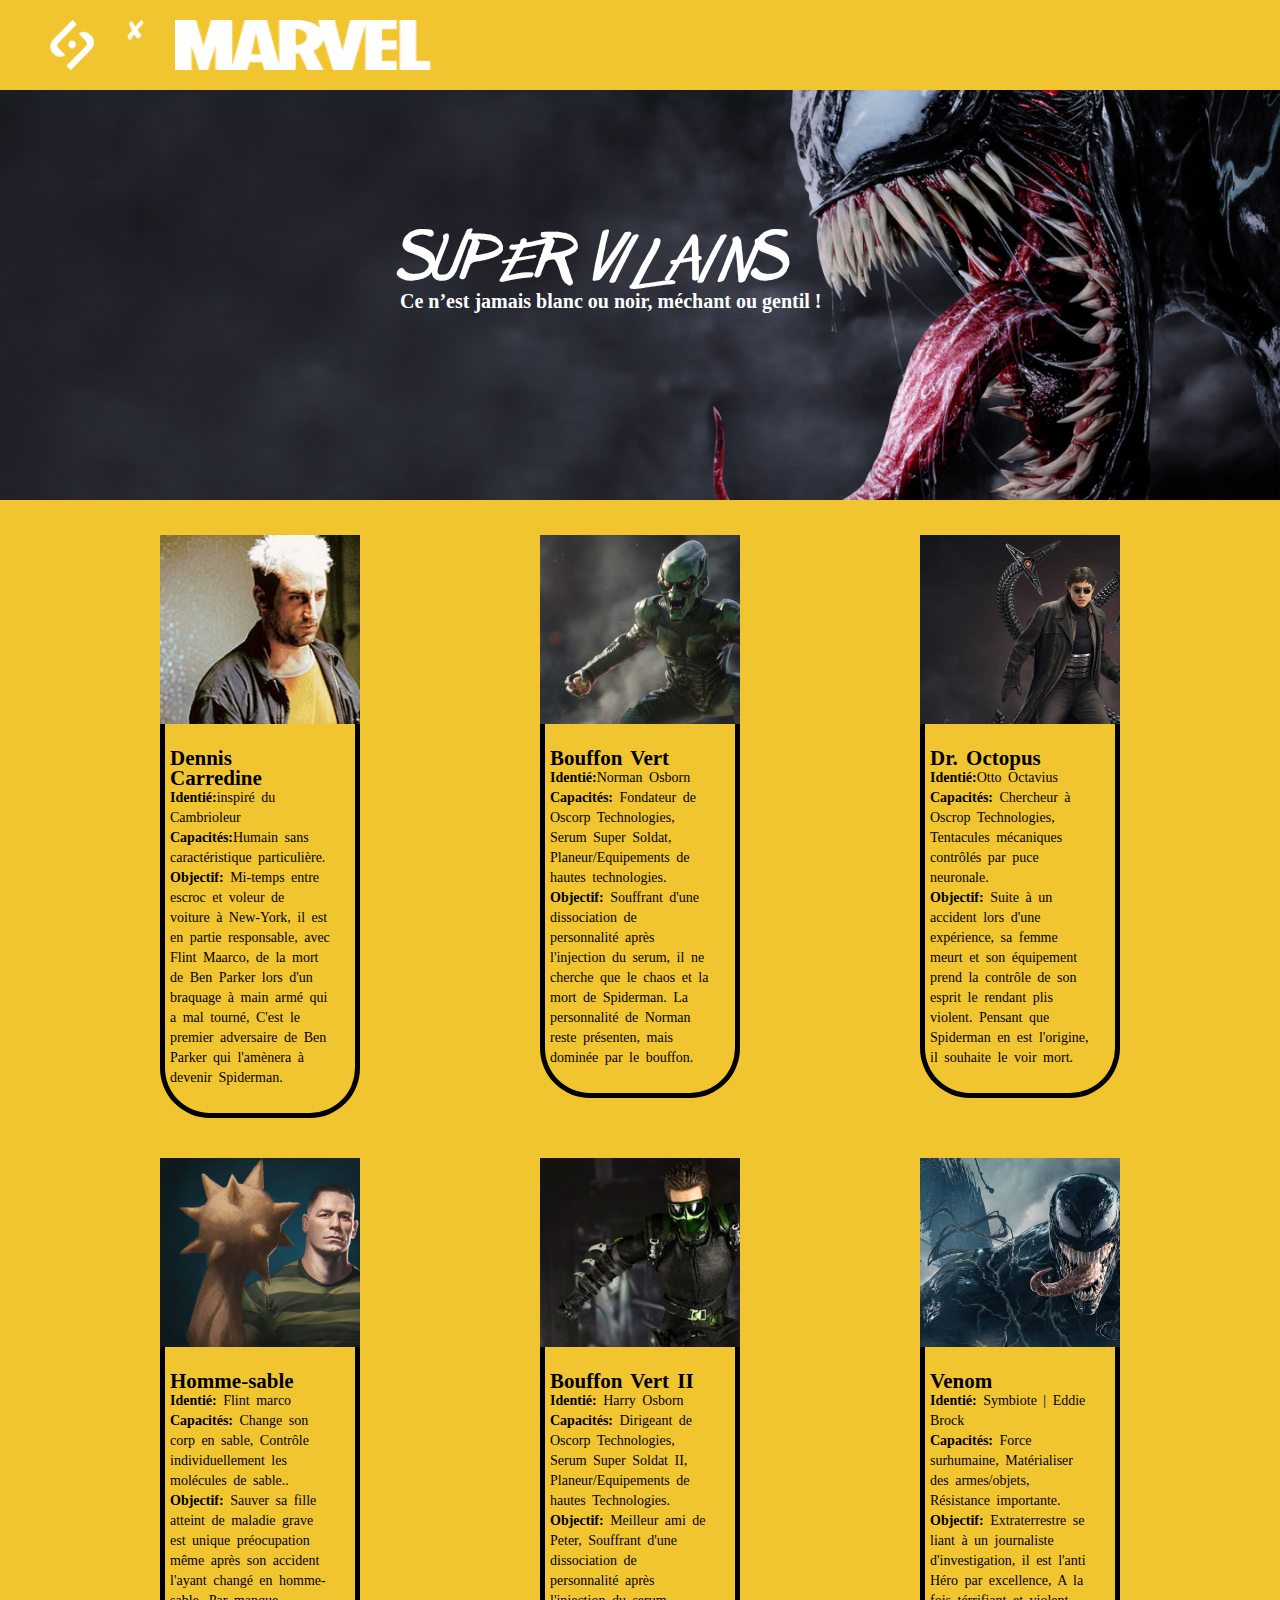
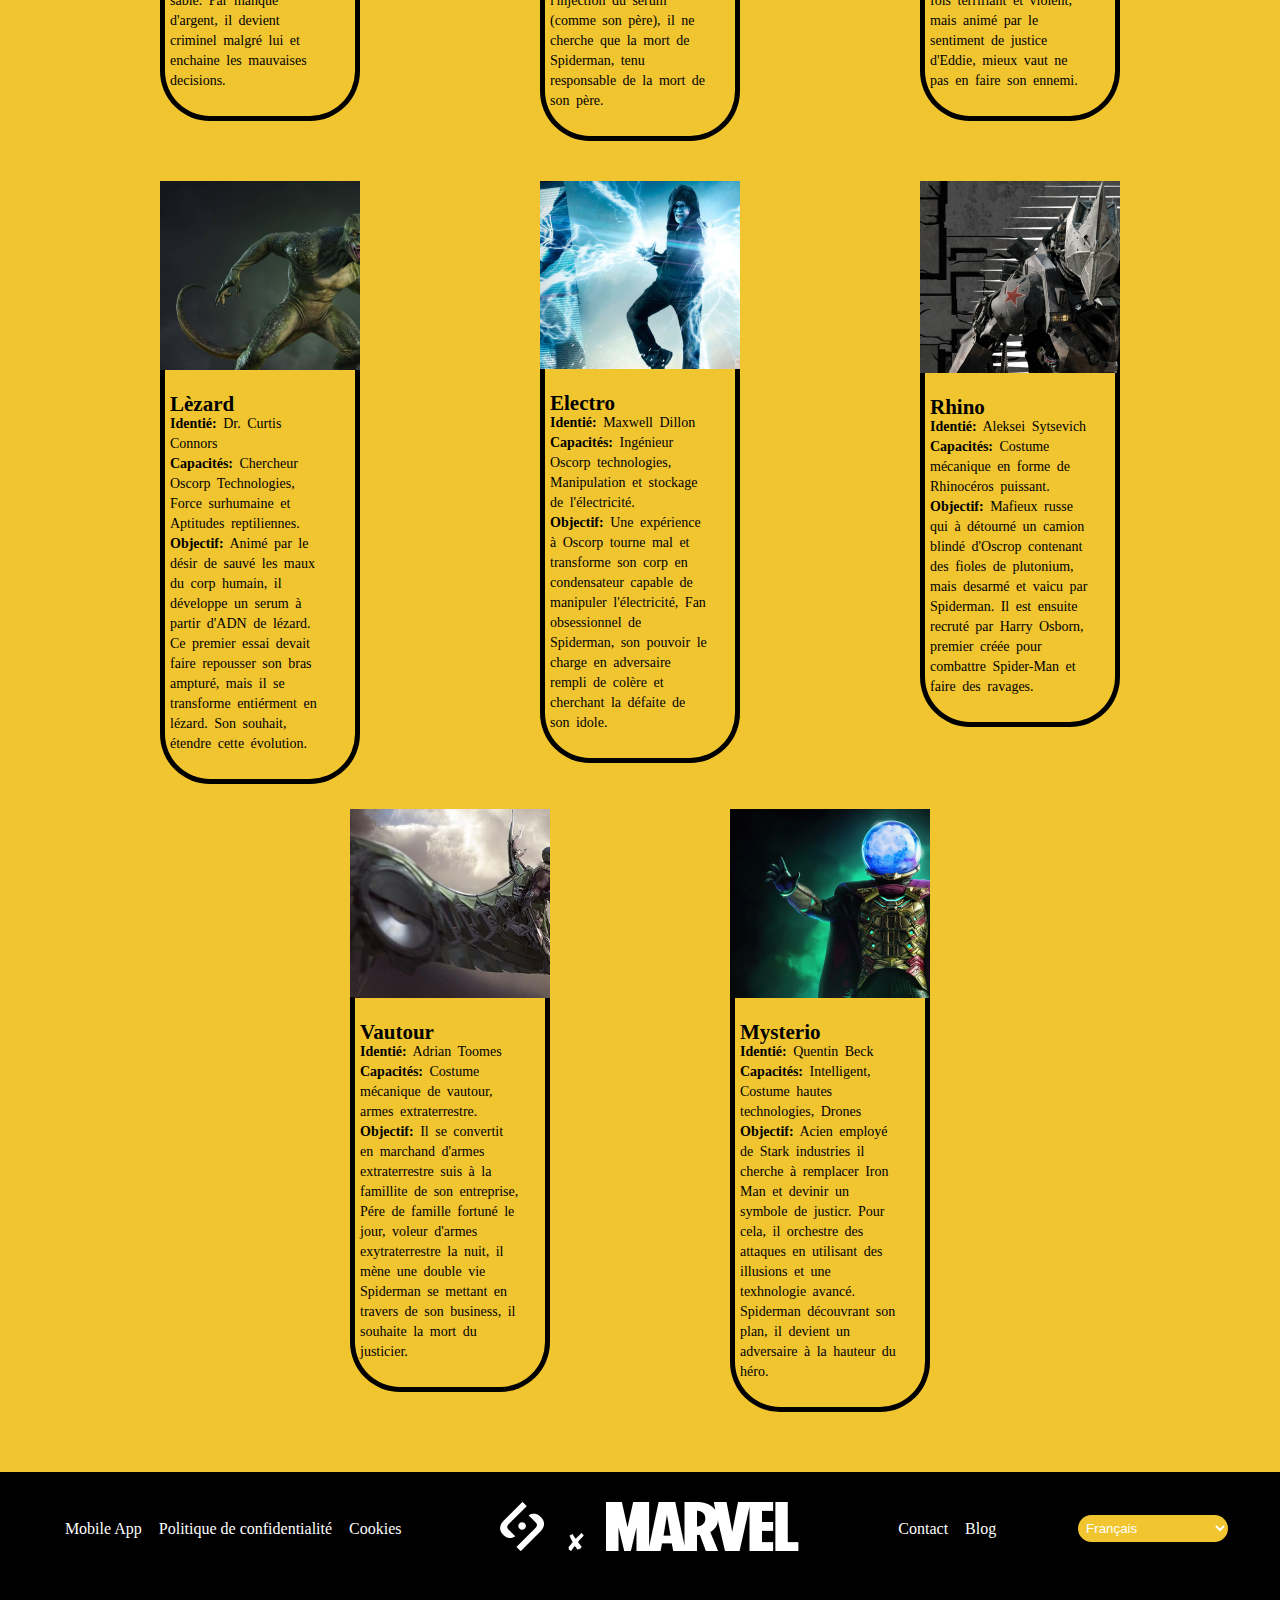
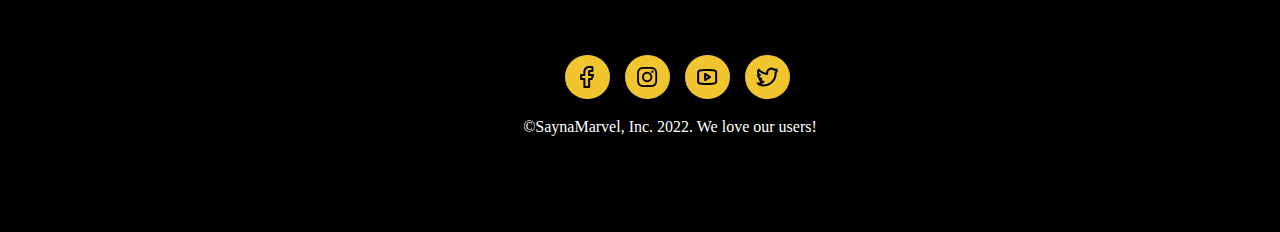
<file: adversaire.html>
<!DOCTYPE html>
<html lang="en">

<head>
    <meta charset="UTF-8">
    <meta name="viewport" content="width=device-width, initial-scale=1.0">
    <meta http-equiv="X-UA-Compatible" content="ie=edge">
    <link rel="stylesheet" href="/css/adversaire.css">
    <title>adversaires</title>
</head>

<body>
    <header>
        <nav class="nav-bar">
            <div class="logo">
                <img src="/Assets/Logo/logo1.png" alt="" class="logo1">
                <img src="/Assets/Logo/logo2.png" alt="" class="logo2">
                <img src="/Assets/Logo/logo3.png" alt="" class="logo3">
            </div>
            <ul>

                <li><a href="index.html" target="blanck">Accueil</a></li>
                <li><a href="adversaire.html" target="blanck">Adversaire</a></li>
                <li><a href="Heros.html" target="blanck">Héros</a></li>
                <li><a href="Apropo.html">A propos</a></li>
                <li> <a href="Bonus.html">Bonus</a></li>

            </ul>
        </nav>
        <div class="vilain">
            <h2 class="vs">SUPER VILAINS</h2>
            <h3>
                Ce n’est jamais blanc ou noir, méchant ou gentil !
            </h3>
        </div>
    </header>
    <section class="section-yellow">
        <div class="ligne">
            <div class="text-image">
                <div class="image">
                    <img src="/Assets/Illustration/img8.png" alt="">
                </div>
                <div class="text">
                    <h2>Dennis Carredine</h2>
                    <p><span>Identié:</span>inspiré du Cambrioleur</p>
                    <p><span>Capacités:</span>Humain sans caractéristique particulière.</p>
                    <p><span>Objectif:</span> Mi-temps entre escroc et voleur de voiture à New-York, il est en partie responsable, avec Flint Maarco, de la mort de Ben Parker lors d'un braquage à main armé qui a mal tourné, C'est le premier adversaire de
                        Ben Parker qui l'amènera à devenir Spiderman.</p>
                </div>
            </div>

            <div class="text-image">
                <div class="image">
                    <img src="/Assets/Illustration/img9.png" alt="">
                </div>
                <div class="text">
                    <h2>Bouffon Vert</h2>
                    <p><span>Identié:</span>Norman Osborn</p>
                    <p><span>Capacités:</span> Fondateur de Oscorp Technologies, Serum Super Soldat, Planeur/Equipements de hautes technologies.</p>
                    <p><span>Objectif:</span> Souffrant d'une dissociation de personnalité après l'injection du serum, il ne cherche que le chaos et la mort de Spiderman. La personnalité de Norman reste présenten, mais dominée par le bouffon.</p>
                </div>
            </div>

            <div class="text-image">
                <div class="image">
                    <img src="/Assets/Illustration/img10.png" alt="Dr.Octopus">
                </div>
                <div class="text">
                    <h2>Dr. Octopus</h2>
                    <p><span>Identié:</span>Otto Octavius</p>
                    <p><span>Capacités:</span> Chercheur à Oscrop Technologies, Tentacules mécaniques contrôlés par puce neuronale.
                    </p>
                    <p><span>Objectif:</span> Suite à un accident lors d'une expérience, sa femme meurt et son équipement prend la contrôle de son esprit le rendant plis violent. Pensant que Spiderman en est l'origine, il souhaite le voir mort.</p>
                </div>
            </div>
        </div>


        <div class="ligne">
            <div class="text-image">
                <div class="image">
                    <img src="/Assets/Illustration/img11.png" alt="">
                </div>
                <div class="text">
                    <h2>Homme-sable</h2>
                    <p><span>Identié:</span> Flint marco</p>
                    <p><span>Capacités:</span> Change son corp en sable, Contrôle individuellement les molécules de sable..
                    </p>
                    <p><span>Objectif:</span> Sauver sa fille atteint de maladie grave est unique préocupation même après son accident l'ayant changé en homme-sable. Par manque d'argent, il devient criminel malgré lui et enchaine les mauvaises decisions.</p>
                </div>
            </div>

            <div class="text-image">
                <div class="image">
                    <img src="/Assets/Illustration/img12.png" alt="">
                </div>
                <div class="text">
                    <h2>Bouffon Vert II</h2>
                    <p><span>Identié:</span> Harry Osborn</p>
                    <p><span>Capacités:</span> Dirigeant de Oscorp Technologies, Serum Super Soldat II, Planeur/Equipements de hautes Technologies.</p>
                    <p><span>Objectif:</span> Meilleur ami de Peter, Souffrant d'une dissociation de personnalité après l'injection du serum (comme son père), il ne cherche que la mort de Spiderman, tenu responsable de la mort de son père.</p>
                </div>
            </div>

            <div class="text-image">
                <div class="image">
                    <img src="/Assets/Illustration/img13.png" alt="Dr.Octopus">
                </div>
                <div class="text">
                    <h2>Venom</h2>
                    <p><span>Identié:</span> Symbiote | Eddie Brock</p>
                    <p><span>Capacités:</span> Force surhumaine, Matérialiser des armes/objets, Résistance importante.
                    </p>
                    <p><span>Objectif:</span> Extraterrestre se liant à un journaliste d'investigation, il est l'anti Héro par excellence, A la fois térrifiant et violent, mais animé par le sentiment de justice d'Eddie, mieux vaut ne pas en faire son ennemi.</p>
                </div>
            </div>
        </div>


        <div class="ligne">
            <div class="text-image">
                <div class="image">
                    <img src="/Assets/Illustration/img14.png" alt="">
                </div>
                <div class="text">
                    <h2>Lèzard</h2>
                    <p><span>Identié:</span> Dr. Curtis Connors</p>
                    <p><span>Capacités:</span> Chercheur Oscorp Technologies, Force surhumaine et Aptitudes reptiliennes.
                    </p>
                    <p><span>Objectif:</span> Animé par le désir de sauvé les maux du corp humain, il développe un serum à partir d'ADN de lézard. Ce premier essai devait faire repousser son bras ampturé, mais il se transforme entiérment en lézard. Son souhait,
                        étendre cette évolution.</p>
                </div>
            </div>

            <div class="text-image">
                <div class="image">
                    <img src="/Assets/Illustration/img15.png" alt="">
                </div>
                <div class="text">
                    <h2>Electro</h2>
                    <p><span>Identié:</span> Maxwell Dillon</p>
                    <p><span>Capacités:</span> Ingénieur Oscorp technologies, Manipulation et stockage de l'électricité.
                    </p>
                    <p><span>Objectif:</span> Une expérience à Oscorp tourne mal et transforme son corp en condensateur capable de manipuler l'électricité, Fan obsessionnel de Spiderman, son pouvoir le charge en adversaire rempli de colère et cherchant la
                        défaite de son idole.</p>
                </div>
            </div>

            <div class="text-image">
                <div class="image">
                    <img src="/Assets/Illustration/img16.png" alt="Dr.Octopus">
                </div>
                <div class="text">
                    <h2>Rhino</h2>
                    <p><span>Identié:</span> Aleksei Sytsevich</p>
                    <p><span>Capacités:</span> Costume mécanique en forme de Rhinocéros puissant.</p>
                    <p><span>Objectif:</span> Mafieux russe qui à détourné un camion blindé d'Oscrop contenant des fioles de plutonium, mais desarmé et vaicu par Spiderman. Il est ensuite recruté par Harry Osborn, premier créée pour combattre Spider-Man
                        et faire des ravages.</p>
                </div>
            </div>

            <div class="ligne">
                <div class="text-image">
                    <div class="image">
                        <img src="/Assets/Illustration/img17.png" alt="">
                    </div>
                    <div class="text">
                        <h2>Vautour</h2>
                        <p><span>Identié:</span> Adrian Toomes</p>
                        <p><span>Capacités:</span> Costume mécanique de vautour, armes extraterrestre.</p>
                        <p><span>Objectif:</span> Il se convertit en marchand d'armes extraterrestre suis à la famillite de son entreprise, Pére de famille fortuné le jour, voleur d'armes exytraterrestre la nuit, il mène une double vie Spiderman se mettant
                            en travers de son business, il souhaite la mort du justicier.
                        </p>
                    </div>
                </div>

                <div class="text-image">
                    <div class="image">
                        <img src="/Assets/Illustration/img18.png" alt="">
                    </div>
                    <div class="text">
                        <h2>Mysterio</h2>
                        <p><span>Identié:</span> Quentin Beck</p>
                        <p><span>Capacités:</span> Intelligent, Costume hautes technologies, Drones</p>
                        <p><span>Objectif:</span> Acien employé de Stark industries il cherche à remplacer Iron Man et devinir un symbole de justicr. Pour cela, il orchestre des attaques en utilisant des illusions et une texhnologie avancé. Spiderman découvrant
                            son plan, il devient un adversaire à la hauteur du héro.</p>
                    </div>
                </div>

            </div>

    </section>

    <!-- FOOTER  -->
    <footer>
        <div class="nav-foot">
            <div class="liste">
                <div class="bloc">
                    <div class="container">
                        <a href="# ">Mobile App</a>
                        <a href="# ">Politique de confidentialité</a>
                        <a href="# ">Cookies</a>
                    </div>
                </div>
                <div class="footer-logo">
                    <a href="#"><img src="/Assets/Logo/logo1.png" alt=""></a>
                    <a href="#"><img src="/Assets/Logo/logo2.png" alt=""></a>
                    <a href="#"><img src="/Assets/Logo/logo3.png" alt=""></a>
                </div>
                <div class="container">
                    <a href="#">Contact</a>
                    <a href="#">Blog</a>
                </div>
                <select name="langue" id="langue">
                    <option value="Français">Français</option>
                    <option value="Português">Português</option>
                    <option value="Español">Español</option>
                    <option value="Français">Langue</option>
                    <option value="Anglais">English</option>
                </select>
            </div>
        </div>
        <div class="footer-icone">
            <a href="#"><img src="/Assets/Logo/logof.png" alt="Facebook"></a>
            <a href="#"><img src="/Assets/Logo/logoi.png" alt="Instagramme"></a>
            <a href="#"><img src="/Assets/Logo/logoy.png" alt="Youtube"></a>
            <a href="#"><img src="/Assets/Logo/logot.png" alt="Twetter"></a>
        </div>
        <p>&copy;SaynaMarvel, Inc. 2022. We love our users!</p>
    </footer>
</body>

</html>
</body>

</html>
</file>
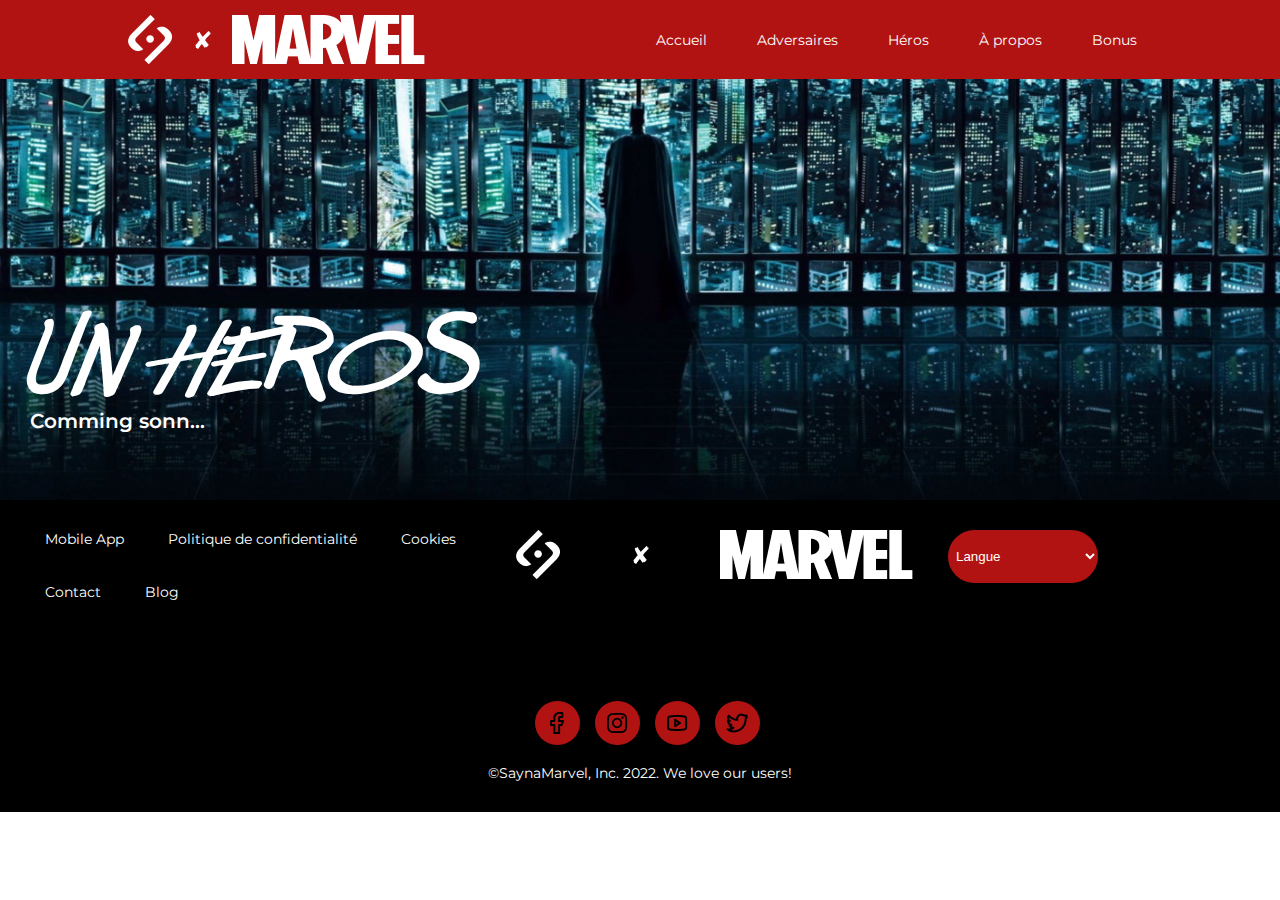
<file: Bonus.html>
<!DOCTYPE html>
<html lang="fr">

<head>
    <meta charset="UTF-8">
    <meta http-equiv="X-UA-Compatible" content="IE=edge">
    <meta name="viewport" content="width=device-width, initial-scale=1.0">
    <title>Bonus</title>
    <link rel="stylesheet" href="./css/bonus.css">
</head>

<body>

    <!-- HEADER -->
    <header>
        <!-- NAVBAR  -->
        <nav>
            <div class="logos">
                <img src="/Assets/Logo/logo1.png" alt="Sayna logo" />
                <img src="/Assets/Logo/logo2.png" alt="Crois" />
                <img src="/Assets/Logo/logo3.png" alt="Marvel" />
            </div>
            <ul class="listes">
                <li><a href="index.html">Accueil</a></li>
                <li><a href="dversaire.html">Adversaires</a></li>
                <li><a href="Heros.html">Héros</a></li>
                <li><a href="Apropos.html">&Agrave; propos</a></li>
                <li> <a href="Bonus.html">Bonus</a></li>

            </ul>
        </nav>
        <div class="title">
            <h1>UN HEROS</h1>
            <p>Comming sonn...</p>
        </div>
    </header>

    <!-- FOOTER  -->
    <footer>
        <div class="footer-nav">
            <div class="listes">
                <div class="bloc">
                    <div class="container">
                        <a href="# ">Mobile App</a>
                        <a href="# ">Politique de confidentialité</a>
                        <a href="# ">Cookies</a>
                    </div>
                    <div class="item none">
                        <a href="#">Contact</a>
                        <a href="#">Blog</a>
                    </div>
                </div>
                <div class="item">
                    <a href="#">Contact</a>
                    <a href="#">Blog</a>
                </div>
                <div class="logos">
                    <a href="#"><img src="/Assets/Logo/logo1.png" alt=""></a>
                    <a href="#"><img src="/Assets/Logo/logo2.png" alt=""></a>
                    <a href="#"><img src="/Assets/Logo/logo3.png" alt=""></a>
                </div>
                <select name="langue" id="langue">
                    <option value="Français">Langue</option>
                    <option value="Français">English</option>
                    <option value="Français">Español</option>
                    <option value="Français">Français</option>
                    <option value="Français">Português</option>
                </select>
            </div>
        </div>
        <div class="footer-icone">
            <a href="#"><img src="/Assets/Logo/logof.png" alt="Facebook"></a>
            <a href="#"><img src="/Assets/Logo/logoi.png" alt="Instagramme"></a>
            <a href="#"><img src="/Assets/Logo/logoy.png" alt="Youtube"></a>
            <a href="#"><img src="/Assets/Logo/logot.png" alt="Twetter"></a>
        </div>
        <p>&copy;SaynaMarvel, Inc. 2022. We love our users!</p>
    </footer>
</body>

</html>
</file>
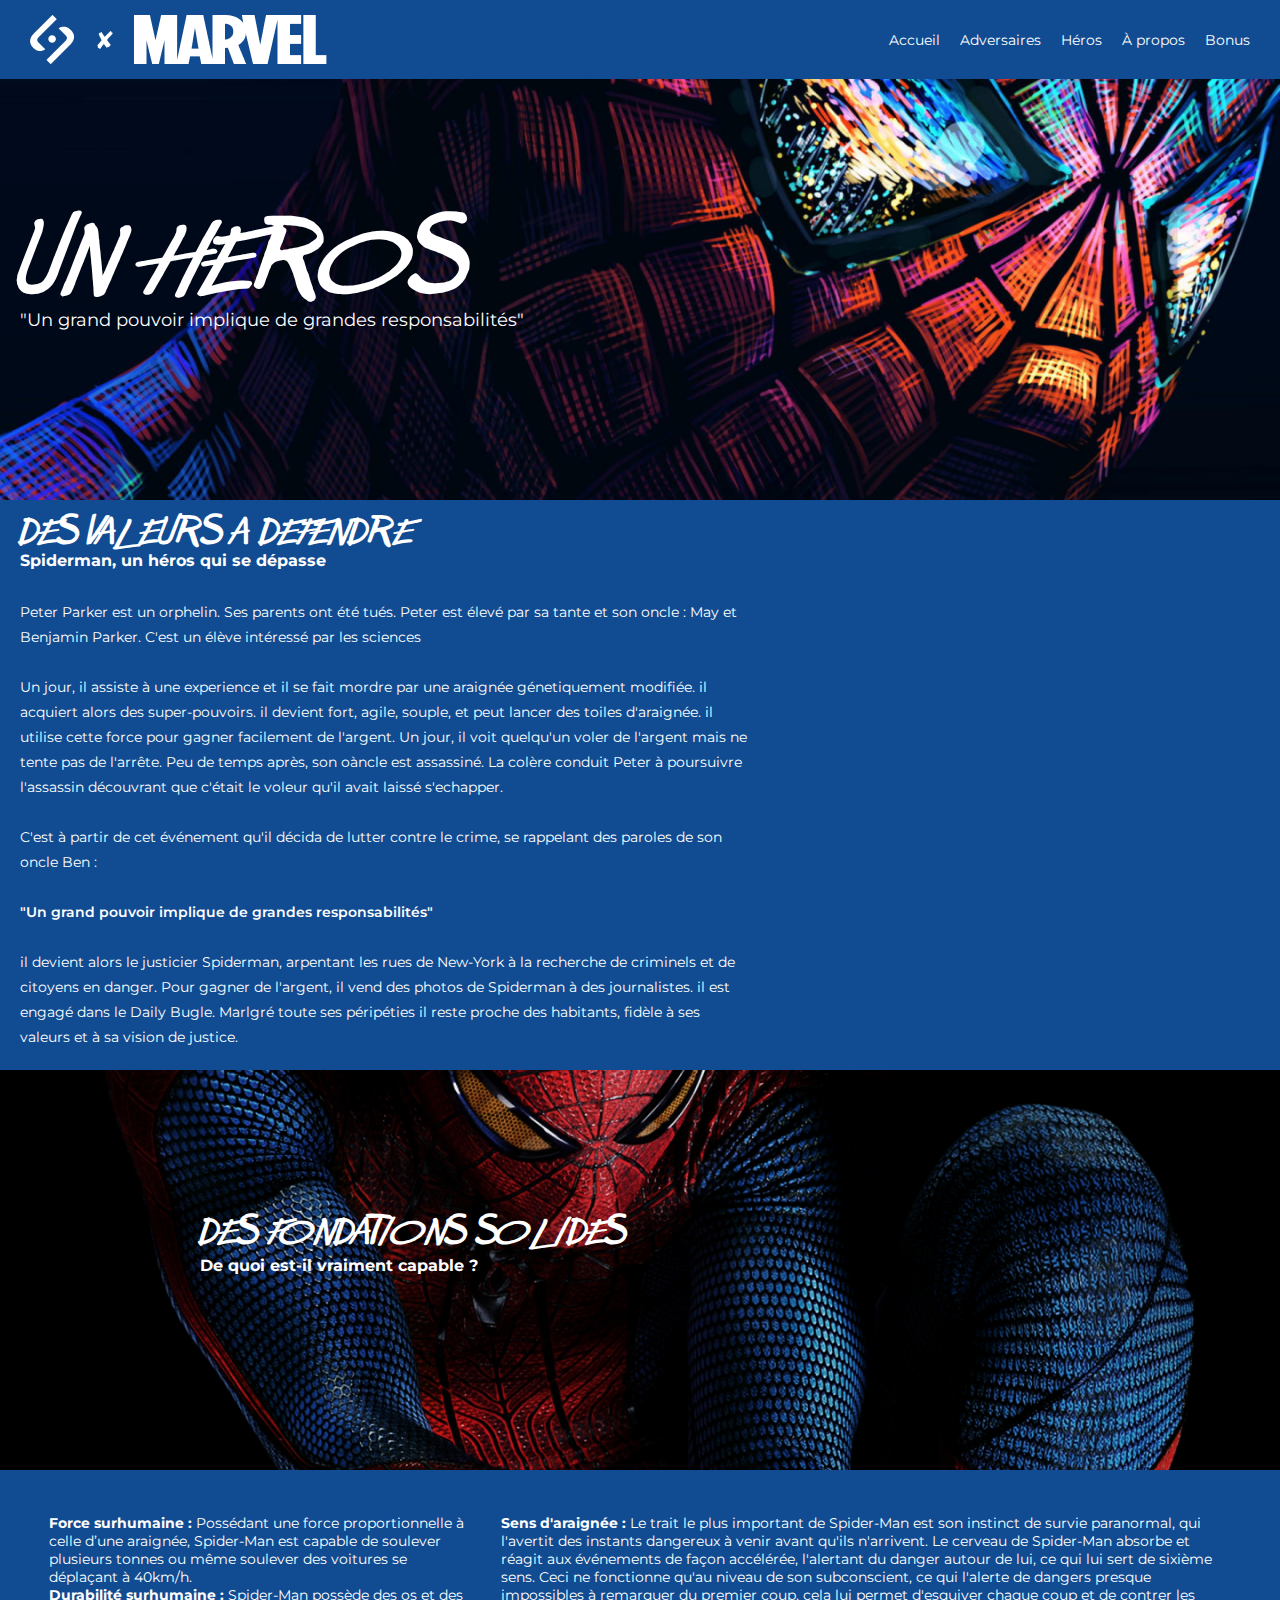
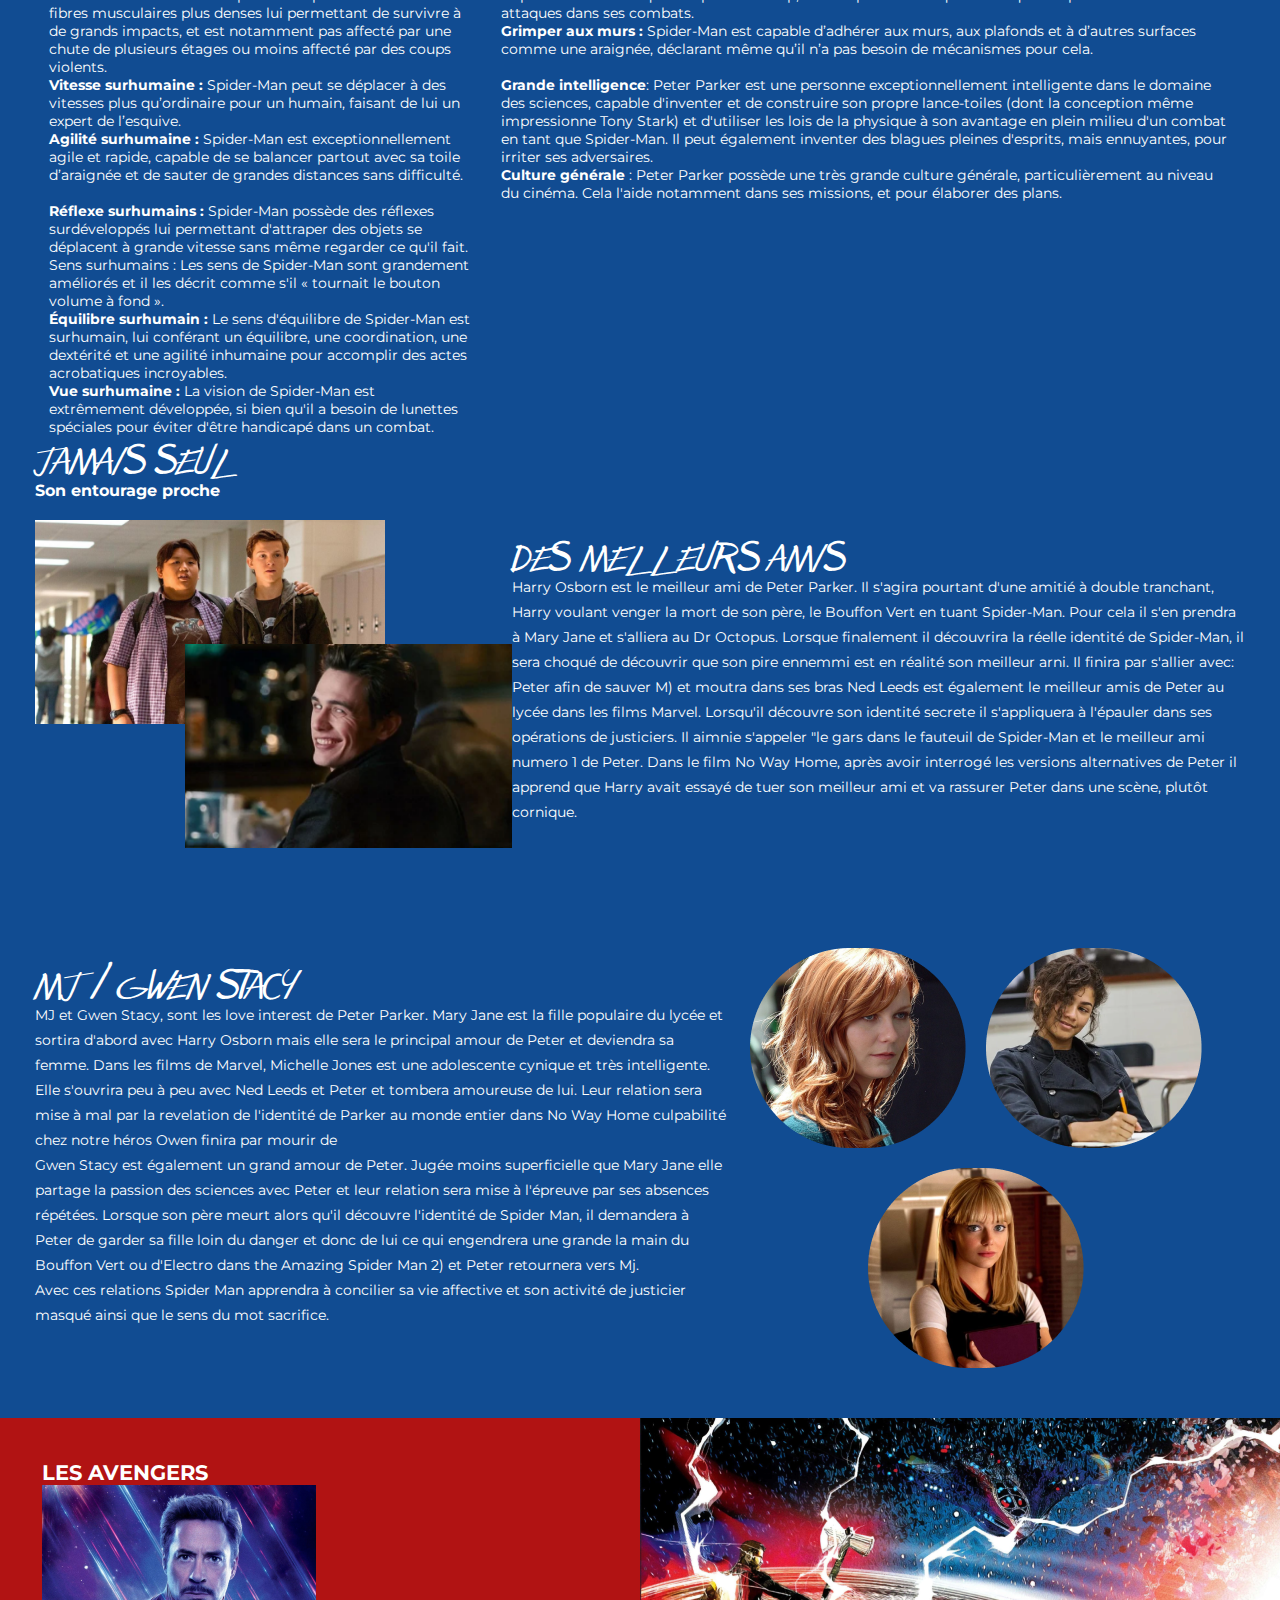
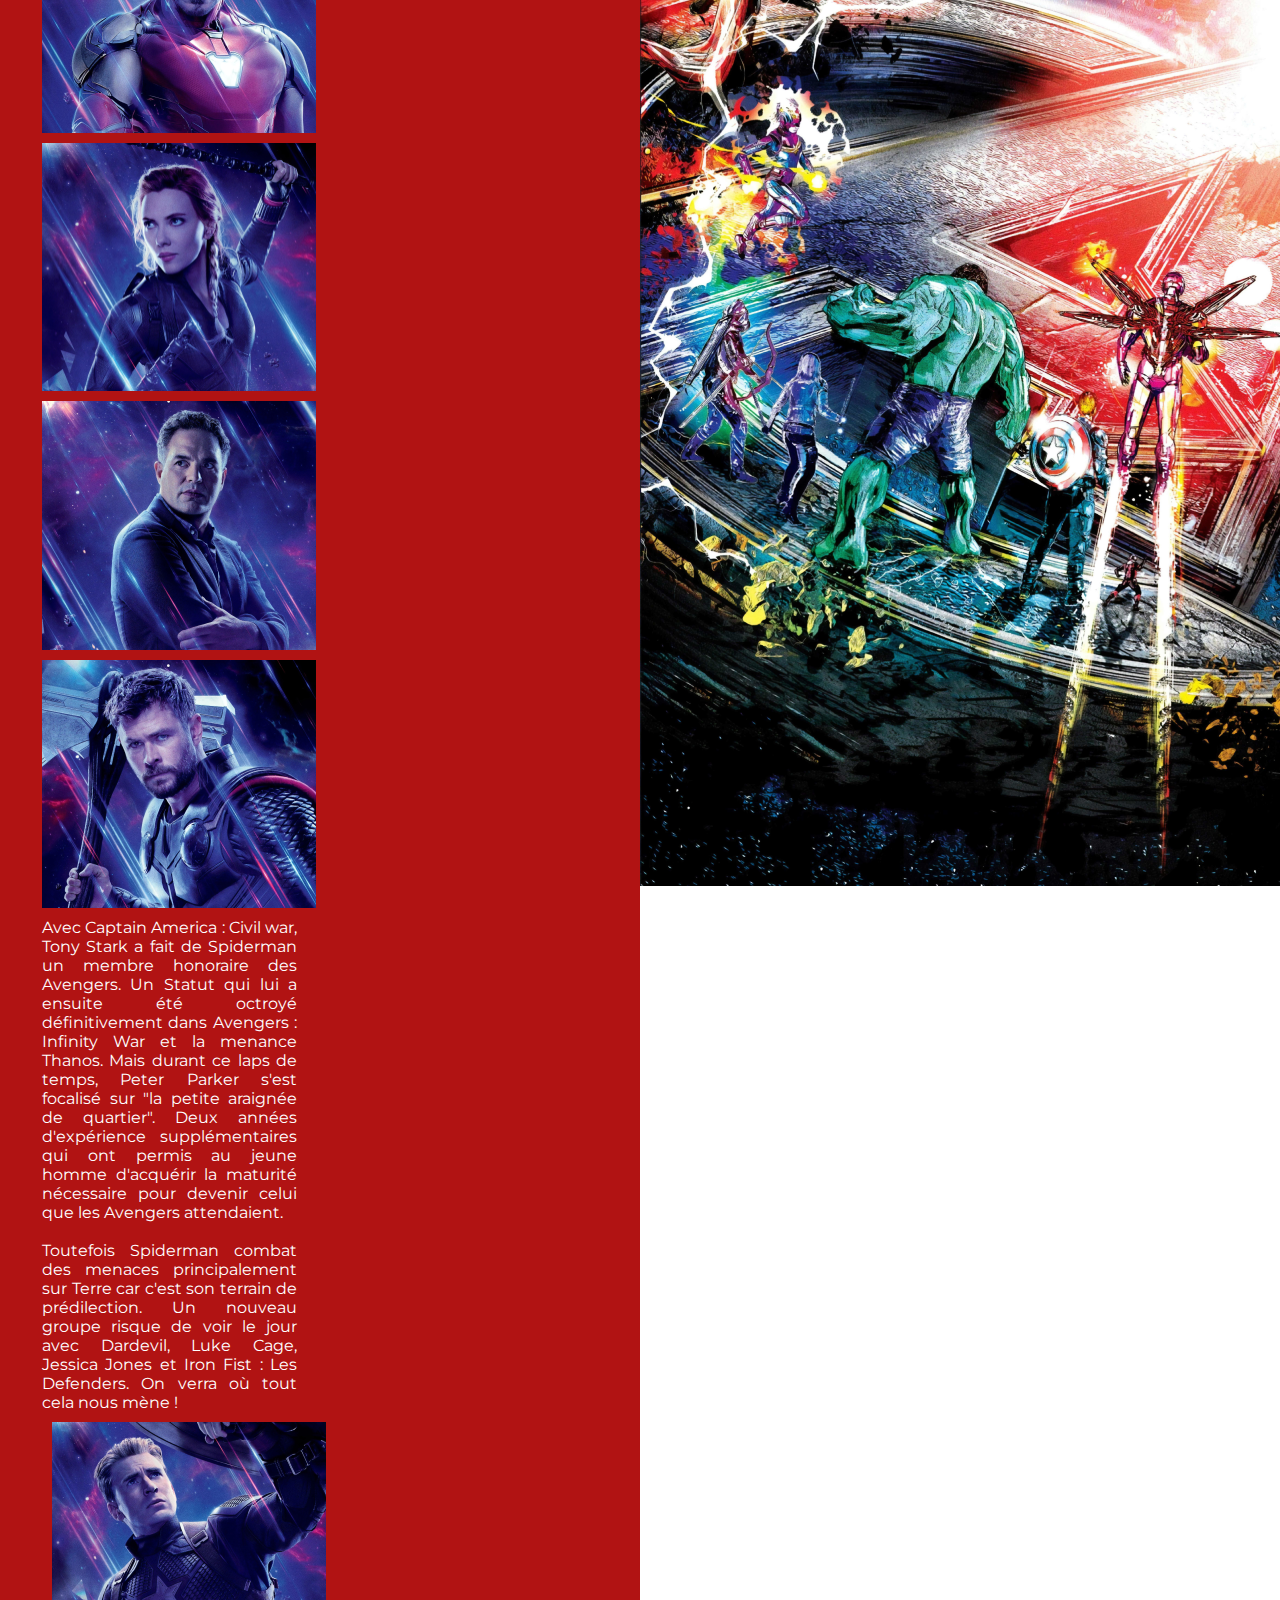
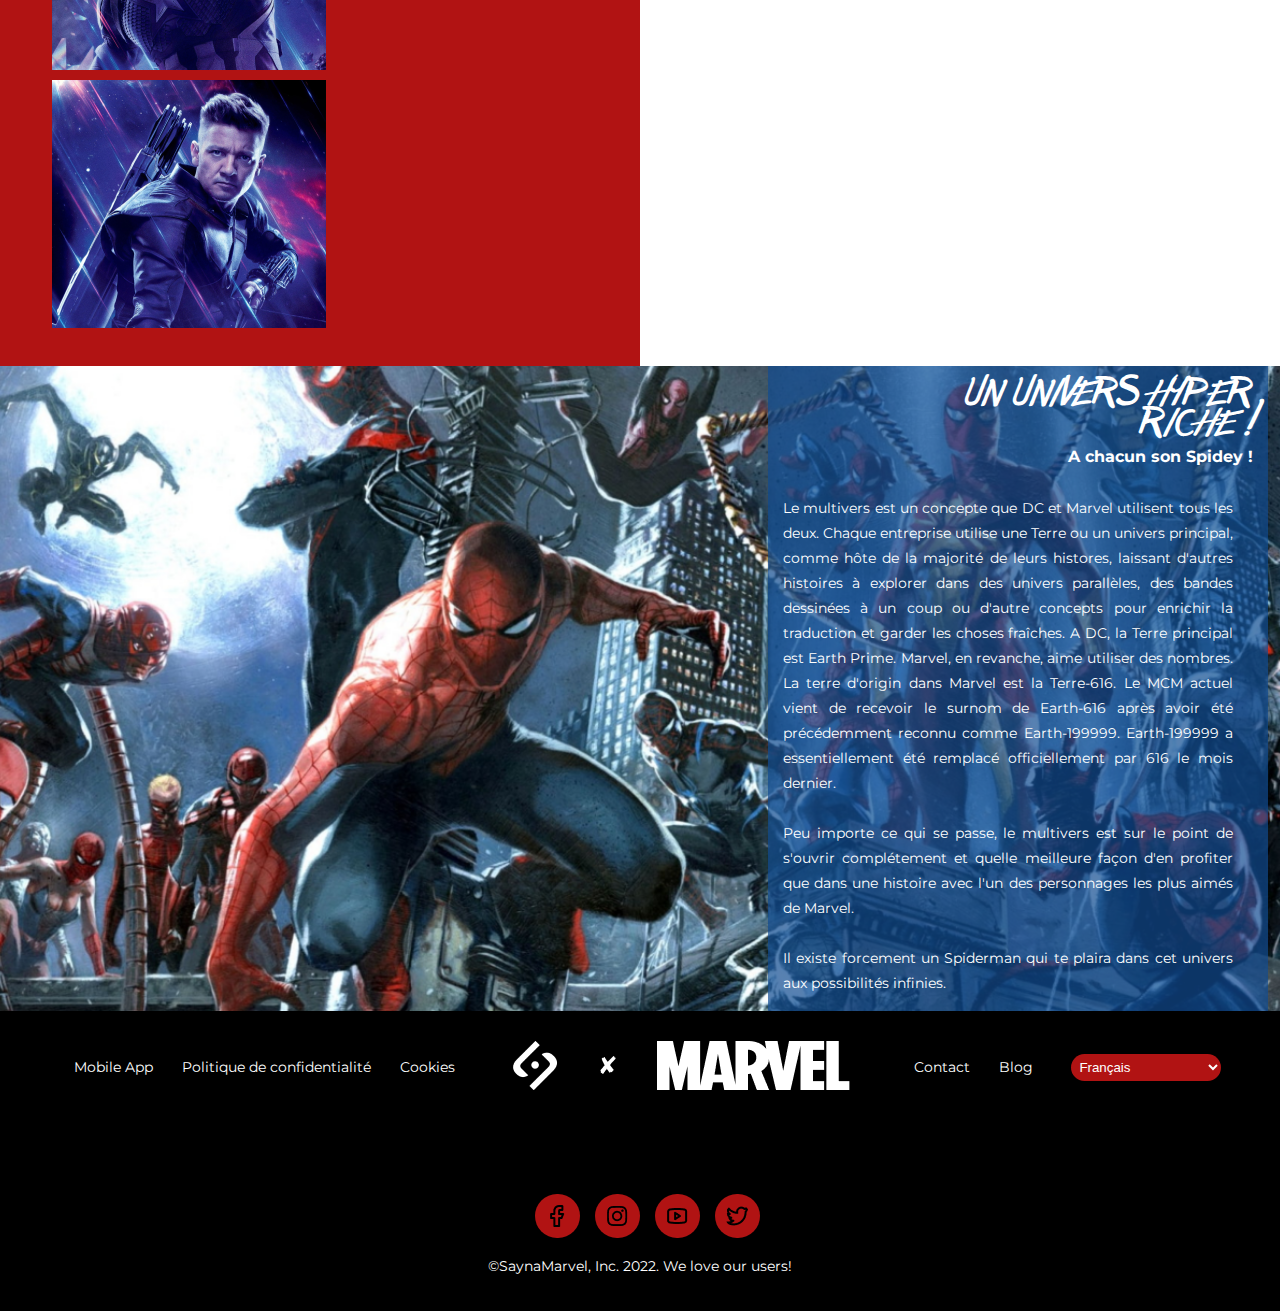
<file: Heros.html>
<!DOCTYPE html>
<html lang="fr">

<head>
    <meta charset="UTF-8">
    <meta http-equiv="X-UA-Compatible" content="IE=edge">
    <meta name="viewport" content="width=device-width, initial-scale=1.0">
    <title>Héros</title>
    <link rel="stylesheet" href="./css/heros.css">
</head>

<body>
    <!-- Entête  -->
    <header>

        <!-- BARRE DE NAVIGATION  -->
        <nav>
            <div class="logos">
                <img src="Assets/Logo/logo1.png" />
                <img src="Assets/Logo/logo2.png" alt="Crois" />
                <img src="Assets/Logo/logo3.png" alt="Marvel" />
            </div>
            <ul class="liste">
                <li><a href="index.html">Accueil</a></li>
                <li><a href="adversaire.html">Adversaires</a></li>
                <li><a href="Heros.html">Héros</a></li>
                <li><a href="Apropos.html">&Agrave; propos</a></li>
                <li> <a href="Bonus.html">Bonus</a></li>
            </ul>
        </nav>

        <div class="title">
            <h1>UN HEROS</h1>
            <p>"Un grand pouvoir implique de grandes responsabilités"</p>
        </div>
    </header>

    <!-- SECTION VALEURS A DEFENDRE -->
    <section class="valeurs-a-def">
        <h2>DES VALEURS A DEFENDRE</h2>
        <h3>Spiderman, un héros qui se dépasse</h3>
        <div class="long-text">
            <div class="text">
                <p>
                    Peter Parker est un orphelin. Ses parents ont été tués. Peter est élevé par sa tante et son oncle : May et Benjamin Parker. C'est un élève intéressé par les sciences
                </p>
                <br>
                <p>
                    Un jour, il assiste à une experience et il se fait mordre par une araignée génetiquement modifiée. il acquiert alors des super-pouvoirs. il devient fort, agile, souple, et peut lancer des toiles d'araignée. il utilise cette force pour gagner facilement
                    de l'argent. Un jour, il voit quelqu'un voler de l'argent mais ne tente pas de l'arrête. Peu de temps après, son oàncle est assassiné. La colère conduit Peter à poursuivre l'assassin découvrant que c'était le voleur qu'il avait laissé
                    s'echapper.
                </p>
                <br>
                <p>
                    C'est à partir de cet événement qu'il décida de lutter contre le crime, se rappelant des paroles de son oncle Ben :
                </p>
                <br>
                <p>
                    <span>"Un grand pouvoir implique de grandes responsabilités"</span>
                </p>
                <br>
                <p>
                    il devient alors le justicier Spiderman, arpentant les rues de New-York à la recherche de criminels et de citoyens en danger. Pour gagner de l'argent, il vend des photos de Spiderman à des journalistes. il est engagé dans le Daily Bugle. Marlgré toute
                    ses péripéties il reste proche des habitants, fidèle à ses valeurs et à sa vision de justice.
                </p>
            </div>
            <div class="video">
                <iframe width="560" height="415" src="https://www.youtube.com/embed/masukri2JiQ" title="YouTube video player" frameborder="0" allow="accelerometer; autoplay; clipboard-write; encrypted-media; gyroscope; picture-in-picture" allowfullscreen></iframe>
            </div>
        </div>
    </section>

    <!-- SECTION séparé -->
    <section class="section-block">
        <div class="title">
            <h2>DES FONDATIONS SOLIDES</h2>
            <h3>De quoi est-il vraiment capable ?</h3>
        </div>
    </section>
    <!-- corps  -->
    <main>
        <!-- SECTION JAMAIS SEUL  -->
        <section class="jamais-seul">
            <div class="two">
                <div class="one">
                    <p>
                        <strong>   Force surhumaine :</strong> Possédant une force proportionnelle à celle d’une araignée, Spider-Man est capable de soulever plusieurs tonnes ou même soulever des voitures se déplaçant à 40km/h.

                        <br> <strong>  Durabilité surhumaine : </strong> Spider-Man possède des os et des fibres musculaires plus denses lui permettant de survivre à de grands impacts, et est notamment pas affecté par une chute de plusieurs étages ou
                        moins affecté par des coups violents.

                        <br><strong>Vitesse surhumaine : </strong> Spider-Man peut se déplacer à des vitesses plus qu’ordinaire pour un humain, faisant de lui un expert de l’esquive.

                        <br> <strong>   Agilité surhumaine : </strong> Spider-Man est exceptionnellement agile et rapide, capable de se balancer partout avec sa toile d’araignée et de sauter de grandes distances sans difficulté.

                    </p> <br>
                    <p>
                        <strong>  Réflexe surhumains : </strong> Spider-Man possède des réflexes surdéveloppés lui permettant d'attraper des objets se déplacent à grande vitesse sans même regarder ce qu'il fait. Sens surhumains : Les sens de Spider-Man
                        sont grandement améliorés et il les décrit comme s'il « tournait le bouton volume à fond ».

                        <br><strong>Équilibre surhumain : </strong> Le sens d'équilibre de Spider-Man est surhumain, lui conférant un équilibre, une coordination, une dextérité et une agilité inhumaine pour accomplir des actes acrobatiques incroyables.

                        <br> <strong>  Vue surhumaine : </strong> La vision de Spider-Man est extrêmement développée, si bien qu'il a besoin de lunettes spéciales pour éviter d'être handicapé dans un combat.

                    </p>
                </div>
                <div class="one">
                    <p>
                        <strong>Sens d'araignée :</strong> Le trait le plus important de Spider-Man est son instinct de survie paranormal, qui l'avertit des instants dangereux à venir avant qu'ils n'arrivent. Le cerveau de Spider-Man absorbe et réagit
                        aux événements de façon accélérée, l'alertant du danger autour de lui, ce qui lui sert de sixième sens. Ceci ne fonctionne qu'au niveau de son subconscient, ce qui l'alerte de dangers presque impossibles à remarquer du premier
                        coup, cela lui permet d'esquiver chaque coup et de contrer les attaques dans ses combats.

                        <br><strong>  Grimper aux murs : </strong> Spider-Man est capable d’adhérer aux murs, aux plafonds et à d’autres surfaces comme une araignée, déclarant même qu’il n’a pas besoin de mécanismes pour cela.

                    </p> <br>
                    <p>
                        <strong>Grande intelligence</strong>: Peter Parker est une personne exceptionnellement intelligente dans le domaine des sciences, capable d'inventer et de construire son propre lance-toiles (dont la conception même impressionne
                        Tony Stark) et d'utiliser les lois de la physique à son avantage en plein milieu d'un combat en tant que Spider-Man. Il peut également inventer des blagues pleines d'esprits, mais ennuyantes, pour irriter ses adversaires.

                        <br><strong>Culture générale </strong>: Peter Parker possède une très grande culture générale, particulièrement au niveau du cinéma. Cela l'aide notamment dans ses missions, et pour élaborer des plans.
                    </p>
                </div>

            </div>
            <h2>JAMAIS SEUL</h2>
            <h3>Son entourage proche</h3>
            <div class="line">
                <div class="image">
                    <img src="Assets/Illustration/img21.png" alt="Peter">
                    <img src="Assets/Illustration/img22.png" alt="amis de Peter" id="index">
                </div>
                <div class="text">
                    <h2>DES MELLEURS AMIS</h2>
                    <p>
                        Harry Osborn est le meilleur ami de Peter Parker. Il s'agira pourtant d'une amitié à double tranchant, Harry voulant venger la mort de son père, le Bouffon Vert en tuant Spider-Man. Pour cela il s'en prendra à Mary Jane et s'alliera au Dr Octopus. Lorsque
                        finalement il découvrira la réelle identité de Spider-Man, il sera choqué de découvrir que son pire ennemmi est en réalité son meilleur arni. Il finira par s'allier avec: Peter afin de sauver M) et moutra dans ses bras Ned Leeds
                        est également le meilleur amis de Peter au lycée dans les films Marvel. Lorsqu'il découvre son identité secrete il s'appliquera à l'épauler dans ses opérations de justiciers. Il aimnie s'appeler "le gars dans le fauteuil de Spider-Man
                        et le meilleur ami numero 1 de Peter. Dans le film No Way Home, après avoir interrogé les versions alternatives de Peter il apprend que Harry avait essayé de tuer son meilleur ami et va rassurer Peter dans une scène, plutôt cornique.
                    </p>
                </div>
            </div>


            <div class="line">
                <div class="text">
                    <h2>MJ / GWEN STACY</h2>
                    <div class="image-none">
                        <img src="Assets/Illustration/img23.png" alt="">
                        <img src="/Assets/Illustration/img24.png" alt="">
                        <img src="/Assets/Illustration/img25.png" alt="">
                    </div>
                    <p>
                        MJ et Gwen Stacy, sont les love interest de Peter Parker. Mary Jane est la fille populaire du lycée et sortira d'abord avec Harry Osborn mais elle sera le principal amour de Peter et deviendra sa femme. Dans les films de Marvel, Michelle Jones est une
                        adolescente cynique et très intelligente. Elle s'ouvrira peu à peu avec Ned Leeds et Peter et tombera amoureuse de lui. Leur relation sera mise à mal par la revelation de l'identité de Parker au monde entier dans No Way Home culpabilité
                        chez notre héros Owen finira par mourir de
                    </p>
                    <p>
                        Gwen Stacy est également un grand amour de Peter. Jugée moins superficielle que Mary Jane elle partage la passion des sciences avec Peter et leur relation sera mise à l'épreuve par ses absences répétées. Lorsque son père meurt alors qu'il découvre l'identité
                        de Spider Man, il demandera à Peter de garder sa fille loin du danger et donc de lui ce qui engendrera une grande la main du Bouffon Vert ou d'Electro dans the Amazing Spider Man 2) et Peter retournera vers Mj.
                    </p>
                    <p>
                        Avec ces relations Spider Man apprendra à concilier sa vie affective et son activité de justicier masqué ainsi que le sens du mot sacrifice.
                    </p>
                </div>
                <div class="images">
                    <img src="/Assets/Illustration/img23.png" alt="">
                    <img src="/Assets/Illustration/img24.png" alt="">
                    <img src="/Assets/Illustration/img25.png" alt="">
                </div>
            </div>
        </section>

    </main>
    <!-- SECTION HEROS  -->
    <section class="heros-block">
        <div class="hero">
            <div class="hero-group">
                <div class="grid">
                    <div class="block-red">
                        <div class="item image-avengers">
                            <h2>LES AVENGERS</h2>
                            <img src="/Assets/Illustration/img26.png" alt="">
                            <img src="Assets/Illustration/img27.png" alt="">
                            <img src="/Assets/Illustration/img28.png" alt="">
                            <img src="/Assets/Illustration/img29.png" alt="">
                        </div>

                        <div class="item image-block-avengers">
                            <div class="item text-1">
                                <p>Avec Captain America : Civil war, Tony Stark a fait de Spiderman un membre honoraire des Avengers. Un Statut qui lui a ensuite été octroyé définitivement dans Avengers : Infinity War et la menance Thanos. Mais durant ce
                                    laps de temps, Peter Parker s'est focalisé sur "la petite araignée de quartier". Deux années d'expérience supplémentaires qui ont permis au jeune homme d'acquérir la maturité nécessaire pour devenir celui que les Avengers
                                    attendaient.
                                </p>
                                <br>
                                <p>
                                    Toutefois Spiderman combat des menaces principalement sur Terre car c'est son terrain de prédilection. Un nouveau groupe risque de voir le jour avec Dardevil, Luke Cage, Jessica Jones et Iron Fist : Les Defenders. On verra où tout cela nous mène !
                                </p>

                            </div>
                            <img src="/Assets/Illustration/img30.png" alt="">
                            <img src="/Assets/Illustration/img31.png" alt="">
                        </div>
                    </div>
                </div>
            </div>
            <div class="lii">
                <img src="/Assets/Illustration/img32.png" alt="">
            </div>
        </div>
    </section>

    <!-- SECTION AVANGERS SPIDERMAN -->
    <section class="spidy">
        <div class="univers-block">
            <div class="title">
                <h2>UN UNIVERS HYPER RICHE !</h2>
                <h3>A chacun son Spidey !</h3>
            </div>
            <div class="text">
                <p>
                    Le multivers est un concepte que DC et Marvel utilisent tous les deux. Chaque entreprise utilise une Terre ou un univers principal, comme hôte de la majorité de leurs histores, laissant d'autres histoires à explorer dans des univers parallèles, des bandes
                    dessinées à un coup ou d'autre concepts pour enrichir la traduction et garder les choses fraîches. A DC, la Terre principal est Earth Prime. Marvel, en revanche, aime utiliser des nombres. La terre d'origin dans Marvel est la Terre-616.
                    Le MCM actuel vient de recevoir le surnom de Earth-616 après avoir été précédemment reconnu comme Earth-199999. Earth-199999 a essentiellement été remplacé officiellement par 616 le mois dernier.
                </p>
                <br>
                <p>
                    Peu importe ce qui se passe, le multivers est sur le point de s'ouvrir complétement et quelle meilleure façon d'en profiter que dans une histoire avec l'un des personnages les plus aimés de Marvel.
                </p>
                <br>
                <p>
                    Il existe forcement un Spiderman qui te plaira dans cet univers aux possibilités infinies.
                </p>
            </div>

        </div>
    </section>
    <!-- FOOTER  -->
    <footer>
        <div class="footer-nav">
            <div class="liste">
                <div class="bloc">
                    <div class="container">
                        <a href="# ">Mobile App</a>
                        <a href="# ">Politique de confidentialité</a>
                        <a href="# ">Cookies</a>
                    </div>
                    <div class="item none">
                        <a href="#">Contact</a>
                        <a href="#">Blog</a>
                    </div>
                </div>
                <div class="item">
                    <a href="#">Contact</a>
                    <a href="#">Blog</a>
                </div>
                <div class="logos">
                    <a href="#"><img src="Assets/Logo/logo1.png" alt=""></a>
                    <a href="#"><img src="Assets/Logo/logo2.png" alt=""></a>
                    <a href="#"><img src="Assets/Logo/logo3.png" alt=""></a>
                </div>
                <select name="langue" id="langue">
                        <option value="Français">Français</option>
                        <option value="Português">Português</option>
                        <option value="Español">Español</option>
                        <option value="Français">Langue</option>
                        <option value="Anglais">English</option>
                </select>
            </div>
        </div>
        <div class="footer-icone">
            <a href="#"><img src="Assets/Logo/logof.png" alt="Facebook"></a>
            <a href="#"><img src="Assets/Logo/logoi.png" alt="Instagramme"></a>
            <a href="#"><img src="Assets/Logo/logoy.png" alt="Youtube"></a>
            <a href="#"><img src="Assets/Logo/logot.png" alt="Twetter"></a>
        </div>
        <p>&copy;SaynaMarvel, Inc. 2022. We love our users!</p>
    </footer>
</body>

</html>
</file>
<file: css/adversaire.css>
@import url('https://fonts.googleapis.com/css2?family=Montserrat:wght@100;200;300;400;500;600;700;800;900&display=swap');

/* font  */

@font-face {
    font-family: 'spidy';
    src: url(../far_from_homecoming/Updated.otf);
}

 :root {
    --red: #B11313;
    --yellow: #f1c530;
    --blue: #114c92;
    --black: #000000;
    --white: #ffffff;
}

* {
    padding: 0;
    margin: 0;
}

body {
    overflow-x: hidden;
    height: 100vh;
    color: var(--white);
}

header {
    background: url(/Assets/Illustration/img7.png);
    width: 100%;
    background-size: cover;
    background-repeat: no-repeat;
    height: 100%;
}

nav {
    display: flex;
    flex-wrap: wrap;
    align-items: center;
    top: 0;
    background: var(--yellow);
    /* text-align: center; */
    /* background: red; */
    /* justify-content: space-between; */
    /* position; */
}

nav .logo {
    display: flex;
    flex-wrap: nowrap;
    padding: 20px;
}

nav .logo img {
    top: 0;
    margin-left: 30px;
}

.logo2 {
    width: 20px;
    height: 20px;
}

.logo3 {
    width: 17vw;
    height: 50px;
}

nav ul {
    display: flex;
    list-style-type: none;
    margin-left: 5%;
}

nav li {
    cursor: pointer;
    margin-inline: 16px;
}

nav a {
    text-decoration: none;
    padding-inline: 40px;
    color: #fff;
}

nav .vilain {
    background-size: cover;
    background-attachment: fixed;
    background-position: 100%;
}

.vs {
    font-size: 50px;
    font-family: 'spidy';
    margin-top: 3em;
    margin-left: 8em;
}

h3 {
    font-size: 20px;
    margin-left: 20em;
}

header {
    width: 100%;
    height: auto;
    min-height: 500px;
    background-repeat: no-repeat;
    background: url(/Assets/Illustration/img7.png);
    background-position: left;
    background-size: cover;
}

header .titre {
    margin-top: 150px;
    text-align: center;
}

.titre h1 {
    font-family: 'spidy';
    font-size: 80px;
}

.titre p {
    font-size: large;
}


/* SECTION jaune  */

section.section-yellow {
    background: var(--yellow);
    padding: 20px 15px;
}

section .ligne {
    display: flex;
    flex-wrap: wrap;
    justify-content: center;
    margin-bottom: 15px;
    width: 100%;
}

.ligne .text-image {
    overflow: hidden;
    width: 200px;
    margin: 10px 90px;
}

.ligne .image {
    position: relative;
    top: 5px;
}

.ligne .text {
    width: 100%;
    inline-size: 160px;
    word-spacing: 3px;
    text-align: start;
    padding: 25px 25px 25px 5px;
    border: 5px solid var(--black);
    border-radius: 0px 0px 50px 50px;
    border-top: none;
    color: var(--black);
    line-height: 20px;
    font-size: 14px;
    /* border-style: dashed inset groove double; */
}

.text span {
    font-weight: 600;
}


/* FOOTER  */

footer {
    height: auto;
    width: 100%;
    min-width: 500px;
    min-height: 300px;
    text-align: center;
    padding: 30px;
    background: var(--black);
    color: var(--white);
}

footer .liste {
    display: flex;
    flex-wrap: wrap;
    justify-content: space-evenly;
    align-items: center;
    text-align: center;
    margin-left: -5%;
}

footer .nav-foot {
    order: 1;
}

footer .footer-nav-block {
    display: none;
}

footer #langue {
    order: 2;
}

footer .container {
    display: flex;
    flex-direction: row;
}

footer .container a {
    margin-left: 15px;
    text-decoration: none;
    color: var(--white);
}

footer .nav-foot a {
    margin-left: 17px;
    text-decoration: none;
    color: var(--white);
}

select {
    width: 150px;
    padding: 5px 20px 5px 4px;
    border-radius: 50px;
    border: none;
    outline: none;
    background: var(--yellow);
    color: var(--white);
}

footer .footer-icone {
    display: flex;
    justify-content: center;
    margin-top: 150px;
    margin: 100px 0px 15px 0px;
}

footer .footer-icone img {
    background: var(--yellow);
    border-radius: 50px;
    padding: 10px;
    margin-left: 15px;
}


/* MEDIA  */

@media (max-width: 850px) {
    footer .li {
        flex-wrap: nowrap;
        align-items: flex-start;
    }
    footer .container a {
        display: flex;
        flex-direction: column;
        text-align: start;
    }
    footer .footer-nav-block {
        display: none;
        float: left;
    }
    footer .none {
        display: flex;
        flex-direction: column;
    }
    footer .footer-nav-block a {
        display: flex;
        flex-direction: column;
        text-align: start;
        order: 1;
    }
    footer .logo {
        order: 2;
        margin-top: 150px;
    }
}

@media (max-width: 768px) {
    nav,
    header,
    section,
    footer {
        font-size: 1.2em;
    }
    nav .li {
        display: none;
    }
    nav {
        background: none;
        justify-content: space-between;
    }
}

@media (max-width: 550px) {
    nav,
    header,
    main,
    section.section-yellow,
    footer {
        min-width: 600px;
        text-align: center;
    }
    header {
        min-height: none;
        background-position: center;
    }
    header .titre h1 {
        font-size: 50px;
    }
    header .titre {
        text-align: start;
        padding-left: 30px;
    }
    footer .footer-none {
        display: none;
    }
    footer .li {
        flex-wrap: wrap;
        justify-content: space-between;
        align-items: flex-start;
    }
    footer #langue {
        margin: -35% 5% auto 50%;
        order: 1;
    }
    footer .footer-logo {
        padding-top: 50px;
        /* display: none; */
        margin: 10% auto 10% 18%;
    }
    footer .footer-icone {
        margin-top: 45px;
        margin-left: -20%;
    }
    footer p {
        margin-left: -20%;
    }
}

@media screen and (max-width: 1200px) {
    nav a {
        display: none;
    }
    .logo3 {
        width: 26vw;
        height: 50px;
    }
    header {
        background-size: cover;
        background-attachment: fixed;
        background-position: 100%;
    }
    header h2 {
        font-size: 1em;
        margin-top: 46%;
    }
}

@media screen and (max-width: 1300px) {
    nav a {
        display: none;
    }
    .logo3 {
        width: 20vw;
        height: 50px;
    }
}
</file>
<file: css/bonus.css>
@import url('https://fonts.googleapis.com/css2?family=Montserrat:wght@100;200;300;400;500;600;700;800;900&display=swap');
/* font  */
@font-face {
  font-family: 'spidy';
  src: url(../far_from_homecoming/Updated.otf);
}
/* Selecteur UNIV  */
*,
::before,
::after {
  margin: 0;
  padding: 0;
  box-sizing: border-box;
}
/* Variable */
:root {
  --color1: #b11313;
  --color2: #f1c530;
  --color3: #114c92;
  --color4: #000000;
  --color5: #ffffff;
}
body {
  width: 100%;
  height: 100%;
  font-family: 'Montserrat', sans-serif;
  font-size: 14px;
  color: #ffffff;
}
/* NavBar  */
nav {
  display: flex;
  flex-wrap: wrap;
  justify-content: space-around;
  align-items: center;
  padding: 15px 20px;
  background: var(--color1);
}
.logos {
  display: flex;
  justify-content: center;
  align-items: center;
}
.logos img {
  margin: 0 10px;
}
.listes {
  display: flex;
  flex-wrap: wrap;
  list-style-type: none;
}
.listes a {
  text-decoration: none;
  color: var(--color5);
  margin: 0 25px;
}

/* HEADER  */
header {
  height: auto;
  min-height: 500px;
  width: 100%;
  background: url(/Assets/Illustration/img35.png);
  background-size: cover;
  background-position: bottom;
  background-repeat: no-repeat;
}
header .title {
    padding: 250px 0 0 30px;
}
.title h1 {
    font-family: 'spidy';
    font-size: 80px;
}
.title p {
    font-weight: 600;
    font-size: 20px;   
}

/* FOOTER  */
footer {
  height: auto;
  width: 100%;
  min-width: 500px;
  min-height: 300px;
  text-align: center;
  padding: 30px;
  background: #000000;
  color: #ffffff;
}
footer .list {
  display: flex;
  flex-wrap: wrap;
  justify-content: space-evenly;
  align-items: center;
  text-align: center;
}
footer .item {
  order: 1;
}
footer .none {
  display: none;
}
footer #lg {
  order: 2;
}
footer .container a {
  margin-left: 15px;
  text-decoration: none;
  color: #ffffff;
}
footer .item a {
  margin-left: 15px;
  text-decoration: none;
  color: #ffffff;
}
select {
  width: 150px;
  padding: 5px 20px 5px 4px;
  border-radius: 50px;
  border: none;
  outline: none;
  background: #b11313;
  color: #ffffff;
}
footer .footer-icone {
  display: flex;
  justify-content: center;
  margin-top: 150px;
  margin: 100px 0px 15px 0px;
}
footer .footer-icone img {
  background: #b11313;
  border-radius: 50px;
  padding: 10px;
  margin-left: 15px;
}


/* MEDIA  */
@media (max-width: 850px) {
  footer .list {
    flex-wrap: nowrap;
    align-items: flex-start;
  }
  footer .container a {
    display: flex;
    flex-direction: column;
    text-align: start;
  }
  footer .item {
    display: none;
    float: left;
  }
  footer .none {
    display: flex;
    flex-direction: column;
  }
  footer .item a {
    display: flex;
    flex-direction: column;
    text-align: start;
    order: 1;
  }
  footer .logos {
    order: 2;
    margin-top: 150px;
  }
}
@media (max-width: 768px) {
  nav,
  header,
  footer {
    font-size: 1.2em;
  }
  nav .listes {
    display: none;
  }
  nav {
    background: none;
    justify-content: space-between;
  }
}
@media (max-width: 550px) {
  nav,
  header,
  footer {
    min-width: 600px;
    text-align: center;
  }
  header {
    min-height: none;
    background-position: center;
  }
  header .title h1 {
    font-size: 50px;
  }
  header .title {
    text-align: start;
    padding-left: 30px;
  }
  footer .listes {
    flex-wrap: wrap;
    justify-content: space-between;
    align-items: flex-start;
  }
  footer #langue {
    order: 1;
  }
  footer .logos {
    padding-top: 50px;
    margin: 0 auto;
  }
  footer .footer-icone {
    margin-top: 45px;
  }
}
</file>
<file: css/heros.css>
@import url('https://fonts.googleapis.com/css2?family=Montserrat:wght@100;200;300;400;500;600;700;800;900&display=swap');

/* font  */

@font-face {
    font-family: 'spidy';
    src: url(../far_from_homecoming/Updated.otf);
}


/* Selecteur UNIV  */

*,
::before,
::after {
    margin: 0;
    padding: 0;
    box-sizing: border-box;
}


/* Variable */

:root {
    --color1: #b11313;
    --color2: #f1c530;
    --color3: #114c92;
    --color4: #000000;
    --color5: #ffffff;
}

body {
    width: 100%;
    height: 100%;
    font-family: 'Montserrat', sans-serif;
    font-size: 14px;
    color: #ffffff;
}


/* NavBar  */

nav {
    display: flex;
    justify-content: space-between;
    align-items: center;
    padding: 15px 20px;
    background: var(--color3);
}

.logos {
    display: flex;
    justify-content: center;
    align-items: center;
}

.logos img {
    margin: 0 10px;
}

.liste {
    display: flex;
    list-style-type: none;
}

.liste a {
    text-decoration: none;
    color: var(--color5);
    margin: 0 10px;
}


/* HEADER  */

header {
    height: auto;
    min-height: 500px;
    width: 100%;
    background-image: url("/Assets/Illustration/img19.png");
    background-position: right;
    background-size: cover;
    background-repeat: no-repeat;
}

header .title {
    margin-top: 150px;
    padding-left: 20px;
}

.title h1 {
    font-family: 'spidy';
    font-size: 80px;
}

.title p {
    font-size: large;
}


/* SECTION  */

section.valeurs-a-def {
    background: #114c92;
    padding: 20px;
}

.valeurs-a-def .long-text {
    display: flex;
    flex-wrap: nowrap;
}

.valeurs-a-def h2 {
    font-family: 'spidy';
    font-size: 30px;
}

.text {
    inline-size: 800px;
    line-height: 25px;
    margin-top: 30px;
}

.text span {
    font-weight: 600;
}

.video {
    width: 560px;
    height: 415px;
    overflow: hidden;
}


/* SECTION SEPARATION   */

section.section-block {
    height: auto;
    min-height: 400px;
    background: url(/Assets/Illustration/img20.png);
    background-position: center;
    background-size: cover;
    background-repeat: no-repeat;
}

.section-block .title {
    padding-top: 150px;
    padding-left: 50px;
}

.title h2 {
    font-family: 'spidy';
    font-size: 30px;
    margin-left: 5em;
    margin-bottom: 5px;
}

.title h3 {
    margin-left: 150px;
}


/* MAIN  */

main {
    height: auto;
    width: 100vw;
    background: #114c92;
    padding: 30px 35px;
}


/* SECTION JAMAIS SEUL  */

.two {
    display: flex;
    flex-direction: row;
}

.one {
    margin: 1em;
}

section.jamais-seul {
    height: auto;
}

.jamais-seul h2 {
    font-family: 'spidy';
    font-size: 30px;
    font-weight: 300;
}

.line {
    padding-top: 20px;
    flex-wrap: nowrap;
    justify-content: center;
    display: flex;
}

.image {
    display: flex;
    flex-direction: column;
    overflow: hidden;
    width: 520px;
}

.image-none {
    display: none;
    overflow: hidden;
    margin: 25px;
}

.images {
    display: flex;
    flex-wrap: wrap;
    justify-content: center;
    align-items: center;
    width: 600px;
    height: auto;
}

.images img {
    margin: 0 20px 20px 0;
}

#index {
    position: relative;
    z-index: 2;
    top: -80px;
    left: 150px;
}

.image img {
    width: 350px;
}

.jamais-seul .ligne .text {
    text-align: justify;
    inline-size: 520px;
}

.jamais-seul .ligne .text h2 {
    margin-bottom: 20px;
}


/* SECTION HERO0S  */

.hero {
    display: flex;
    flex-direction: row;
    flex-wrap: nowrap;
    width: 100vw;
}

.lii {
    width: 50%;
}

.grid .block-red {
    display: flex;
    flex-wrap: wrap;
    align-items: center;
    padding: 3em 2em 2em 3em;
    background: #b11313;
    width: 100%;
}

.text-1 {
    margin-bottom: 10px;
    text-align: justify;
    inline-size: 255px;
    font-size: 16px;
}

.image-avengers {
    flex-direction: column;
    display: flex;
}

.image-avengers img {
    margin: 0 30px 10px 0;
    width: 90%;
}

.image-block-avengers {
    display: flex;
    flex-direction: column;
}

.image-block-avengers img {
    margin: 0 0 10px 10px;
}

.avg {
    display: flex;
    width: 50%;
    flex: 1;
}


/* SECTION AVENGERS  */

section.spidy {
    width: 100%;
    height: auto;
    min-height: 450px;
    background: url(/Assets/Illustration/img33.png);
    background-size: cover;
    background-position: center;
    background-repeat: no-repeat;
}

.univers-block {
    width: 500px;
    background: rgb(17, 76, 146, 0.7);
    padding: 15px;
    margin: 0 60%;
    overflow: hidden;
}

.univers-block .title {
    text-align: right;
}

.univers-block .text {
    text-align: justify;
    min-height: 500px;
    inline-size: 450px;
}

.universblock .title h2 {
    font-family: 'spidy';
    font-size: 30px;
}


/* FOOTER  */

footer {
    padding: 30px;
    width: 100%;
    text-align: center;
    min-height: 300px;
    height: auto;
    background: #000000;
    min-width: 500px;
    color: #ffffff;
}

footer .liste {
    align-items: center;
    flex-wrap: wrap;
    justify-content: space-evenly;
    text-align: center;
    display: flex;
}

footer .item {
    order: 1;
}

footer .none {
    display: none;
}

footer #langue {
    order: 2;
}

footer .container a {
    margin-left: 15px;
    text-decoration: none;
    color: #ffffff;
}

footer .item a {
    margin-left: 15px;
    text-decoration: none;
    color: #ffffff;
}

select {
    width: 150px;
    padding: 5px 20px 5px 4px;
    border-radius: 50px;
    border: none;
    outline: none;
    background: #b11313;
    color: #ffffff;
}

footer .footer-icone {
    display: flex;
    justify-content: center;
    margin-top: 150px;
    margin: 100px 0px 15px 0px;
}

footer .footer-icone img {
    background: #b11313;
    border-radius: 50px;
    padding: 10px;
    margin-left: 15px;
}


/* MEDIA  */

@media (max-width: 1275px) {
    .heros {
        display: none;
    }
    .block-red {
        min-width: none;
    }
}

@media (max-width: 1250px) {
    .spidy {
        display: none;
    }
}

@media (max-width: 650px) {
    footer .liste-footer {
        flex-direction: column;
    }
    footer .liste-footer a {
        margin-left: 0px;
    }
    footer .logos {
        order: 3;
    }
    .right {
        order: 1;
    }
    #langue {
        order: 2;
    }
}

@media (max-width: 850px) {
    footer .liste {
        flex-wrap: nowrap;
        align-items: flex-start;
    }
    footer .container a {
        display: flex;
        flex-direction: column;
        text-align: start;
    }
    footer .item {
        display: none;
        float: left;
    }
    footer .none {
        display: flex;
        flex-direction: column;
    }
    footer .item a {
        display: flex;
        flex-direction: column;
        text-align: start;
        order: 1;
    }
    footer .logos {
        order: 2;
        margin-top: 150px;
    }
}

@media (max-width: 750px) {
    nav,
    header,
    section,
    footer {
        font-size: 1.2em;
    }
    nav .liste {
        display: none;
    }
}

@media (max-width: 540px) {
    nav,
    header,
    main,
    section.valeurs-a-def,
    section.section-block,
    section.jamais-seul,
    section.hero,
    footer {
        min-width: 700px;
        text-align: center;
    }
    #index {
        position: static;
        z-index: 0;
        top: 0px;
        left: 0px;
        margin-top: 15px;
    }
    footer .liste {
        flex-wrap: wrap;
        justify-content: space-between;
        align-items: flex-start;
    }
    footer #langue {
        order: 1;
    }
    footer .logos {
        padding-top: 50px;
        margin: 0 auto;
    }
    footer .footer-icone {
        margin-top: 45px;
    }
    section.bleu .btn {
        width: 500px;
    }
    .image-none {
        display: flex;
    }
    .jamais-seul .images {
        display: none;
    }
    .jamais-seul .ligne .image img {
        margin: 0 auto;
    }
    .jamais-seul .ligne .text {
        inline-size: 800px;
    }
}
</file>
